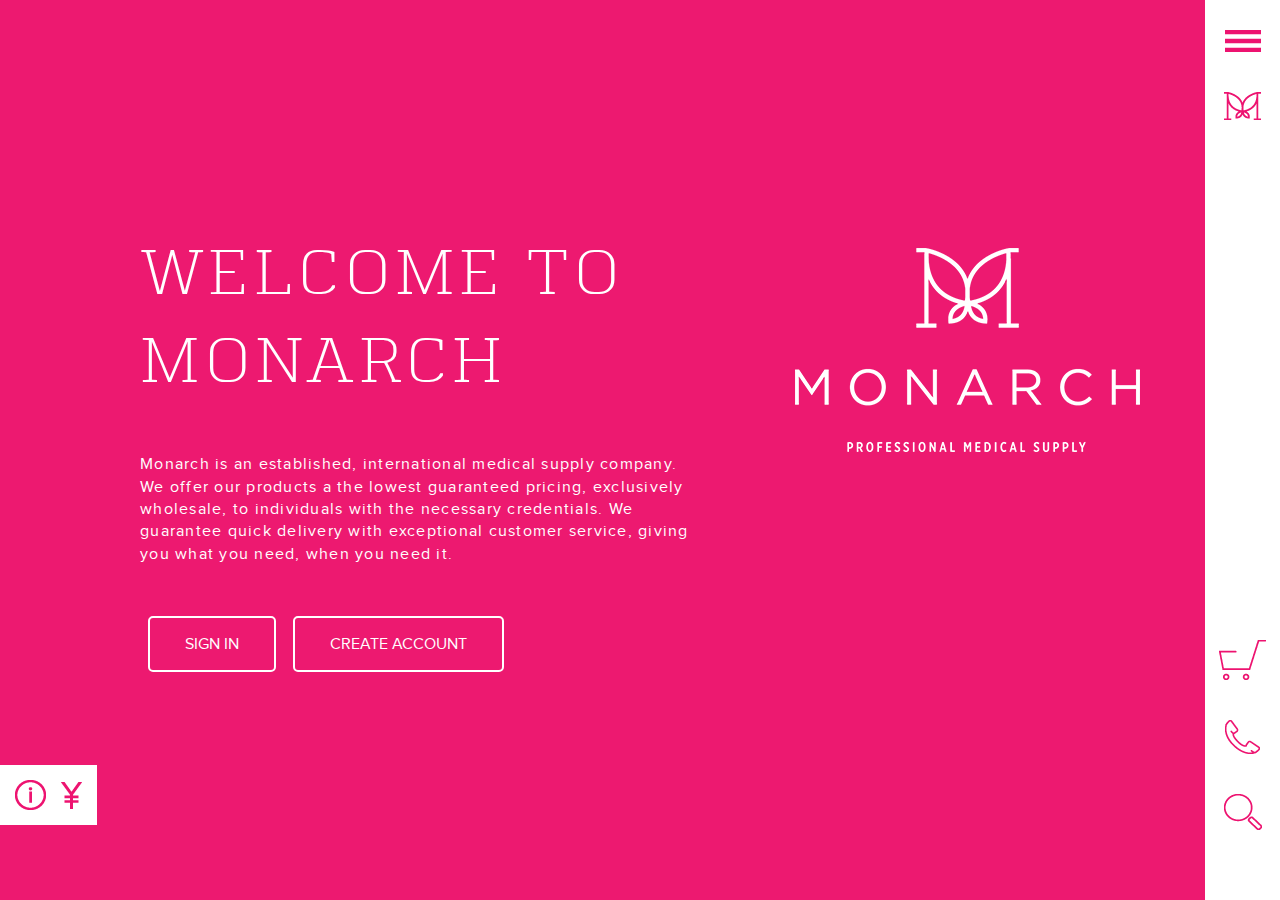
<file: index.html>
<!doctype html>
<html>
<head>
	<meta charset="utf-8">
	<title>Template</title>
	<meta name="viewport" content="initial-scale=1.0, user-scalable=no">
	<meta name="format-detection" content="telephone=no">
	<!-- <meta name="viewport" content="width=1200"> -->
	<!-- <meta name="viewport" content="initial-scale=1, user-scalable=no"> -->
	<link rel="stylesheet" media="all" href="css/screen.css" >
	<!--[if IE]><script src="js/html5shiv.js"></script><![endif]-->
</head>
<body class="index">
<!-- BEGIN  out-->
<div class="out">
	<div class="inner">
		<div class="inside">
			<a href="#" class="inside__logo onright"><img src="img/logo.png" alt="Monarch"></a>
			<div class="inside__txt onleft">
				<p class="inside__ttl">WELCOME TO MONARCH</p>
				<p>Monarch is an established, international medical supply company. We offer our products a the lowest guaranteed pricing, exclusively wholesale, to individuals with the necessary credentials. We guarantee quick delivery with exceptional customer service, giving you what you need, when you need it. </p>
				<div class="inside__btn">
					<button class="btn" type="button">Sign in</button>
					<button class="btn" type="button">Create Account</button>
				</div>
			</div>
		</div>
		<div class="nav">
			<div class="nav__top">
				<a class="js-menu" href="#">
					<i class="nav_ico icon"></i>
					<span class="tooltip">menu</span>
				</a>
				<a href="#">
					<i class="logo_ico icon"></i>
					<span class="tooltip">home</span>
				</a>
			</div>
			<div class="nav__bottom">
				<a href="#">
					<i class="cart_ico icon"></i>
					<span class="tooltip">shop</span>
				</a>
				<a href="#">
					<i class="call_ico icon"></i>
					<span class="tooltip">call us</span>
				</a>
				<a href="#">
					<i class="search_ico icon"></i>
					<span class="tooltip">search</span>
				</a>
			</div>
			<div class="info">
				<a href="#"><i class="info_ico icon"></i></a>
				<a href="#"><i class="cost_ico icon"></i></a>
			</div>
		</div>
		<div class="info">
			<a href="#"><i class="info_ico icon"></i></a>
			<a href="#"><i class="cost_ico icon"></i></a>
		</div>
	</div>
	<div class="menu">
		<a class="menu__close js-close" href="#"><i class="close_ico icon"></i></a>
		<a href="#"><img src="img/logo2.png" alt="Monarch"></a>
		<ul class="menu__list">
			<li><a href="#">About us</a></li>
			<li><a href="#">Products</a></li>
			<li><a class="product" href="#">Anaesthetics <span>-</span><br>EMLA®</a></li>
			<li><a class="product" href="#">Botulinium Toxins <span>+</span></a></li>
			<li><a href="#">FAQ</a></li>
			<li><a href="#">Contact us</a></li>
			<li><a href="#">My account</a></li>
		</ul>
		<div class="menu__bottom">
			<a href="#" class="menu__b">
				<i class="cart_ico"></i><p>My cart</p>
			</a>
			<div class="menu__b">
				<i class="call_ico"></i><p class="is-semibold">1.866.291.2222</p>
			</div>
			<a href="#" class="menu__b"><i class="search_ico"></i></a>
		</div>
	</div>
</div>
<div class="overlay js-overlay"></div>
<!-- END out-->
<!-- load scripts -->
<script src="js/lib/head.js" data-headjs-load="js/init.js"></script>
</body>
</html>
</file>
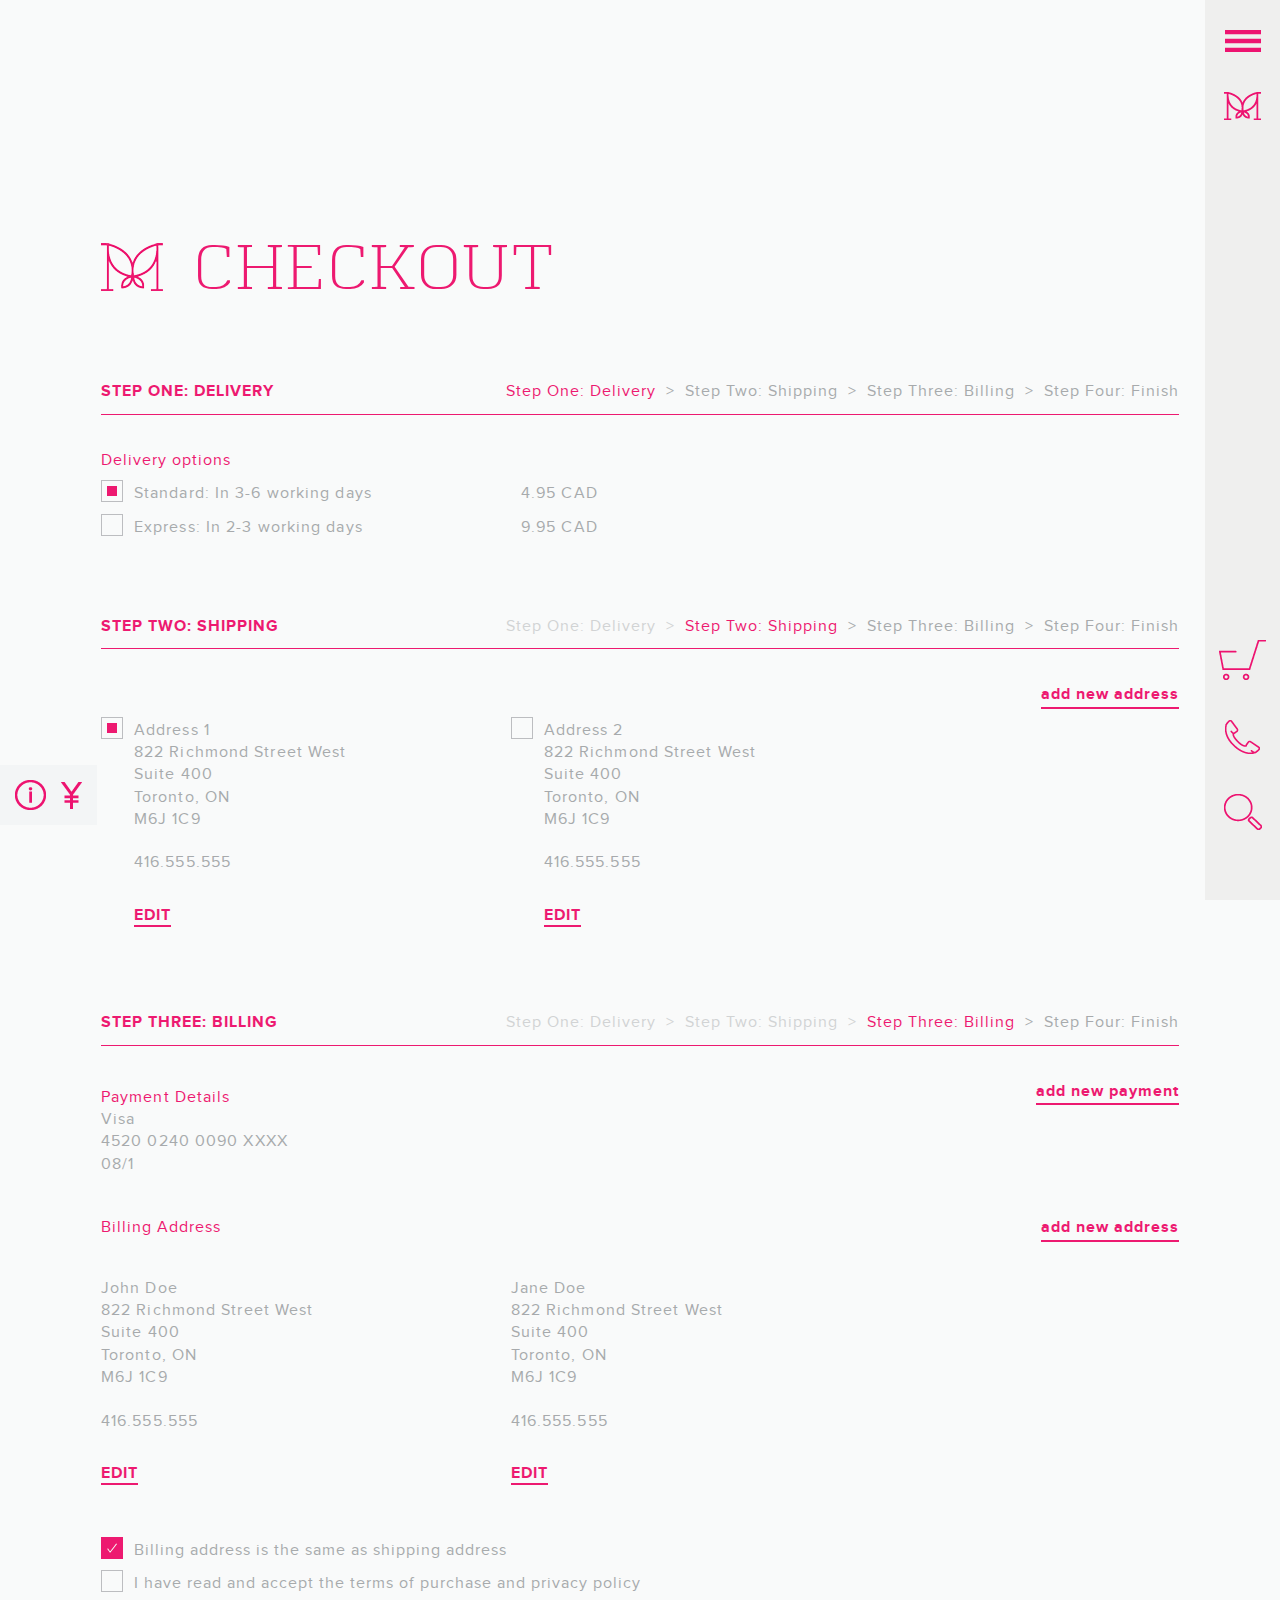
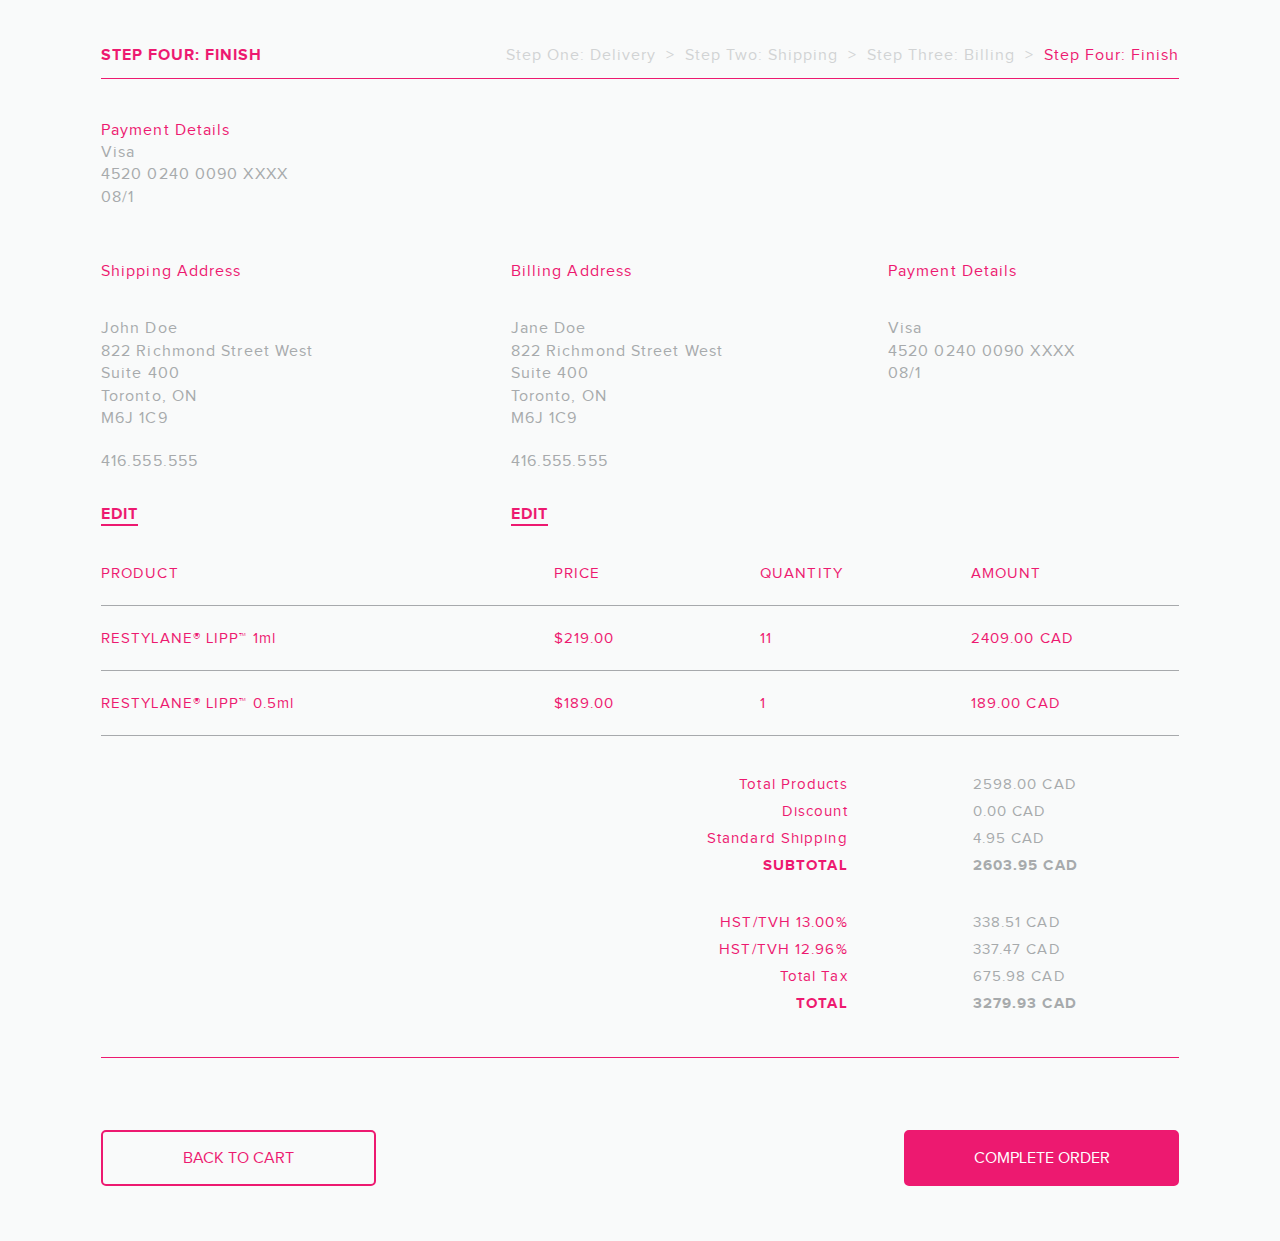
<file: checkout.html>
<!doctype html>
<html>
<head>
	<meta charset="utf-8">
	<title>Checkout</title>
	<meta name="viewport" content="initial-scale=1.0, user-scalable=no">
	<meta name="format-detection" content="telephone=no">
	<!-- <meta name="viewport" content="width=1200"> -->
	<!-- <meta name="viewport" content="initial-scale=1, user-scalable=no"> -->
	<link rel="stylesheet" media="all" href="css/screen.css" >
	<!--[if IE]><script src="js/html5shiv.js"></script><![endif]-->
</head>
<body class="is-white">
<!-- BEGIN  out-->
<div class="out">
	<div class="inner is-auto">
		<div class="content l-width">
			<div class="content__ttl">
				<i class="ttl_ico"></i>
				<p>Checkout</p>
			</div>
			<div class="content__bl m-margin">
				<div class="steps">
					<p class="steps__ttl">Step one: delivery</p>
					<ul class="steps__item">
						<li class="is-active">Step One: Delivery</li>
						<li>Step Two: Shipping</li>
						<li>Step Three: Billing</li>
						<li>Step Four: Finish</li>
					</ul>
				</div>
				<div class="details">
					<p class="is-pink">Delivery options</p>
					<div class="table checkout with-radio">
						<div class="row">
							<div class="cell">
								<label class="radio"><input type="radio" name="delivery" value="Standard" checked><span class="radio__mode"></span><p>Standard: In 3-6 working days</p></label>
							</div>
							<div class="cell">4.95 CAD</div>
						</div>
						<div class="row">
							<div class="cell">
								<label class="radio"><input type="radio" name="delivery" value="Express"><span class="radio__mode"></span><p>Express: In 2-3 working days</p></label>
							</div>
							<div class="cell">9.95 CAD</div>
						</div>
					</div>
				</div>
			</div>
			<div class="content__bl m-margin">
				<div class="steps">
					<p class="steps__ttl">Step two: shipping</p>
					<ul class="steps__item">
						<li class="is-passed">Step One: Delivery</li>
						<li class="is-active">Step Two: Shipping</li>
						<li>Step Three: Billing</li>
						<li>Step Four: Finish</li>
					</ul>
				</div>
				<div class="details">
					<div class="details__add"><a href="#" class="details__add onright">add new address</a></div>					
					<div class="table checkout m-width with-radio onleft">
						<div class="row">
							<div class="cell">
								<label class="radio">
									<input type="radio" name="shipping" value="Address 1" checked><span class="radio__mode"></span>
									<p>Address 1</p>
									<p>822 Richmond Street West</p>
									<p>Suite 400</p>
									<p>Toronto, ON</p>
									<p>M6J 1C9</p>
								</label>
							</div>
						</div>
						<div class="row">
							<div class="cell m-pad"><p>416.555.555</p></div>
						</div>
						<div class="row">
							<div class="cell m-pad"><p><a href="#">Edit</a></p></div>
						</div>
					</div>
					<div class="table checkout m-width with-radio onleft">
						<div class="row">
							<div class="cell">
								<label class="radio">
									<input type="radio" name="shipping" value="Address 2"><span class="radio__mode"></span>
									<p>Address 2</p>
									<p>822 Richmond Street West</p>
									<p>Suite 400</p>
									<p>Toronto, ON</p>
									<p>M6J 1C9</p>
								</label>
							</div>
						</div>
						<div class="row">
							<div class="cell m-pad"><p>416.555.555</p></div>
						</div>
						<div class="row">
							<div class="cell m-pad"><p><a href="#">Edit</a></p></div>
						</div>
					</div>
				</div>
			</div>
			<div class="content__bl s-margin">
				<div class="steps">
					<p class="steps__ttl">Step three: billing</p>
					<ul class="steps__item">
						<li class="is-passed">Step One: Delivery</li>
						<li class="is-passed">Step Two: Shipping</li>
						<li class="is-active">Step Three: Billing</li>
						<li>Step Four: Finish</li>
					</ul>
				</div>
				<div class="details">
					<a href="#" class="details__add onright">add new payment</a>
					<div class="table checkout">
						<div class="row">
							<div class="cell">
								<p class="is-pink">Payment Details</p>
								<p>Visa</p>
								<p>4520 0240 0090 XXXX</p>
								<p>08/1</p>
							</div>
						</div>
					</div>
				</div>
				<div class="details">
					<div class="details__add with-margin">
						<p class="is-pink onleft">Billing Address</p>
						<a href="#" class="details__add onright">add new address</a>
					</div>					
					<div class="table checkout m-width onleft">
						<div class="row">
							<div class="cell">								
								<p>John Doe</p>
								<p>822 Richmond Street West</p>
								<p>Suite 400</p>
								<p>Toronto, ON</p>
								<p>M6J 1C9</p>
							</div>
						</div>
						<div class="row">
							<div class="cell m-pad"><p>416.555.555</p></div>
						</div>
						<div class="row">
							<div class="cell m-pad"><p><a href="#">Edit</a></p></div>
						</div>
					</div>
					<div class="table checkout m-width onleft">
						<div class="row">
							<div class="cell">								
								<p>Jane Doe</p>
								<p>822 Richmond Street West</p>
								<p>Suite 400</p>
								<p>Toronto, ON</p>
								<p>M6J 1C9</p>
							</div>
						</div>
						<div class="row">
							<div class="cell m-pad"><p>416.555.555</p></div>
						</div>
						<div class="row">
							<div class="cell m-pad"><p><a href="#">Edit</a></p></div>
						</div>
					</div>
				</div>
				<div class="terms">
					<label class="check"><input type="checkbox" checked><span class="check__mode"></span>Billing address is the same as shipping address</label>
					<label class="check"><input type="checkbox"><span class="check__mode"></span>I have read and accept the terms of purchase and privacy policy</label>
				</div>
			</div>
			<div class="content__bl s-margin">
				<div class="steps">
					<p class="steps__ttl">Step four: finish</p>
					<ul class="steps__item">
						<li class="is-passed">Step One: Delivery</li>
						<li class="is-passed">Step Two: Shipping</li>
						<li class="is-passed">Step Three: Billing</li>
						<li class="is-active">Step Four: Finish</li>
					</ul>
				</div>
				<div class="details">
					<div class="table checkout">
						<div class="row">
							<div class="cell">
								<p class="is-pink">Payment Details</p>
								<p>Visa</p>
								<p>4520 0240 0090 XXXX</p>
								<p>08/1</p>
							</div>
						</div>
					</div>
				</div>
				<div class="details">				
					<div class="table checkout m-width onleft">
						<div class="row">
							<div class="cell">
								<p class="cell__ttl is-pink">Shipping Address</p>								
								<p>John Doe</p>
								<p>822 Richmond Street West</p>
								<p>Suite 400</p>
								<p>Toronto, ON</p>
								<p>M6J 1C9</p>
							</div>
						</div>
						<div class="row">
							<div class="cell m-pad"><p>416.555.555</p></div>
						</div>
						<div class="row">
							<div class="cell m-pad"><p><a href="#">Edit</a></p></div>
						</div>
					</div>
					<div class="table checkout s-width onleft">
						<div class="row">
							<div class="cell">
								<p class="cell__ttl is-pink">Billing Address</p>									
								<p>Jane Doe</p>
								<p>822 Richmond Street West</p>
								<p>Suite 400</p>
								<p>Toronto, ON</p>
								<p>M6J 1C9</p>
							</div>
						</div>
						<div class="row">
							<div class="cell m-pad"><p>416.555.555</p></div>
						</div>
						<div class="row">
							<div class="cell m-pad"><p><a href="#">Edit</a></p></div>
						</div>
					</div>
					<div class="table checkout s-width onleft">
						<div class="row">
							<div class="cell">
								<p class="cell__ttl is-pink">Payment Details</p>
								<p>Visa</p>
								<p>4520 0240 0090 XXXX</p>
								<p>08/1</p>
							</div>
						</div>
						<div class="row">
							<div class="cell">&nbsp;</div>
						</div>
						<div class="row">
							<div class="cell">&nbsp;</div>
						</div>
					</div>
				</div>
				<div class="content__item txt-pink">
					<div class="table is-first">
						<div class="row">
							<p class="cell">Product</p>
						</div>
						<div class="row">
							<p class="cell">RESTYLANE® LIPP™ 1ml</p>
						</div>
						<div class="row">
							<p class="cell">RESTYLANE® LIPP™ 0.5ml</p>
						</div>
					</div>
					<div class="table">
						<div class="row">
							<p class="cell">Price</p>
						</div>
						<div class="row">
							<p class="cell">$219.00</p>
						</div>
						<div class="row">
							<p class="cell">$189.00</p>
						</div>
					</div>
					<div class="table">
						<div class="row">
							<p class="cell">Quantity</p>
						</div>
						<div class="row">
							<p class="cell">11</p>
						</div>
						<div class="row">
							<p class="cell">1</p>
						</div>
					</div>
					<div class="table">
						<div class="row">
							<p class="cell">Amount</p>
						</div>
						<div class="row">
							<p class="cell">2409.00 CAD</p>
						</div>
						<div class="row">
							<p class="cell">189.00 CAD</p>
						</div>
					</div>
					<div class="total is-checkout onright">
						<div class="row">
							<div class="cell txt-right">
								<p>Total Products</p>
								<p>Discount</p>
								<p>Standard Shipping</p>
								<p>Subtotal</p>
							</div>
							<div class="cell">
								<p>2598.00 CAD</p>
								<p>0.00 CAD</p>
								<p>4.95 CAD</p>
								<p>2603.95 CAD</p>
							</div>
						</div>
						<div class="row">
							<div class="cell txt-right">
								<p>HST/TVH 13.00%</p>
								<p>HST/TVH 12.96%</p>
								<p>Total Tax</p>
								<p>Total</p>
							</div>
							<div class="cell">
								<p>338.51 CAD</p>
								<p>337.47 CAD</p>
								<p>675.98 CAD</p>
								<p>3279.93 CAD</p>
							</div>
						</div>
					</div>
				</div>				
				<div class="checkout__btn">
					<button class="btn is-pink onleft" type="button">Back to cart</button>
					<button class="btn is-pink onright" type="submit">Complete order</button>
				</div>
			</div>
		</div>
		<div class="nav is-grey is-inner">
			<div class="nav__top">
				<a class="js-menu" href="#">
					<i class="nav_ico icon"></i>
					<span class="tooltip">menu</span>
				</a>
				<a href="#">
					<i class="logo_ico icon"></i>
					<span class="tooltip">home</span>
				</a>
			</div>
			<div class="nav__bottom">
				<a href="#">
					<i class="cart_ico icon"></i>
					<span class="tooltip">shop</span>
				</a>
				<a href="#">
					<i class="call_ico icon"></i>
					<span class="tooltip">call us</span>
				</a>
				<a href="#">
					<i class="search_ico icon"></i>
					<span class="tooltip">search</span>
				</a>
			</div>
			<div class="info is-grey">
				<a href="#"><i class="info_ico icon"></i></a>
				<a href="#"><i class="cost_ico icon"></i></a>
			</div>
		</div>
		<div class="info is-grey is-inner">
			<a href="#"><i class="info_ico icon"></i></a>
			<a href="#"><i class="cost_ico icon"></i></a>
		</div>
	</div>
	<div class="menu is-grey">
		<a class="menu__close js-close" href="#"><i class="close_ico icon"></i></a>
		<a href="#"><img src="img/logo2.png" alt="Monarch"></a>
		<ul class="menu__list">
			<li><a href="#">About us</a></li>
			<li><a href="#">Products</a></li>
			<li><a class="product" href="#">Anaesthetics <span>-</span><br>EMLA®</a></li>
			<li><a class="product" href="#">Botulinium Toxins <span>+</span></a></li>
			<li><a href="#">FAQ</a></li>
			<li><a href="#">Contact us</a></li>
			<li><a href="#">My account</a></li>
		</ul>
		<div class="menu__bottom">
			<a href="#" class="menu__b">
				<i class="cart_ico"></i><p>My cart</p>
			</a>
			<div class="menu__b">
				<i class="call_ico"></i><p class="is-semibold">1.866.291.2222</p>
			</div>
			<a href="#" class="menu__b"><i class="search_ico"></i></a>
		</div>
	</div>
</div>
<div class="overlay js-overlay"></div>
<!-- END out-->
<!-- load scripts -->
<script src="js/lib/head.js" data-headjs-load="js/init.js"></script>
</body>
</html>
</file>
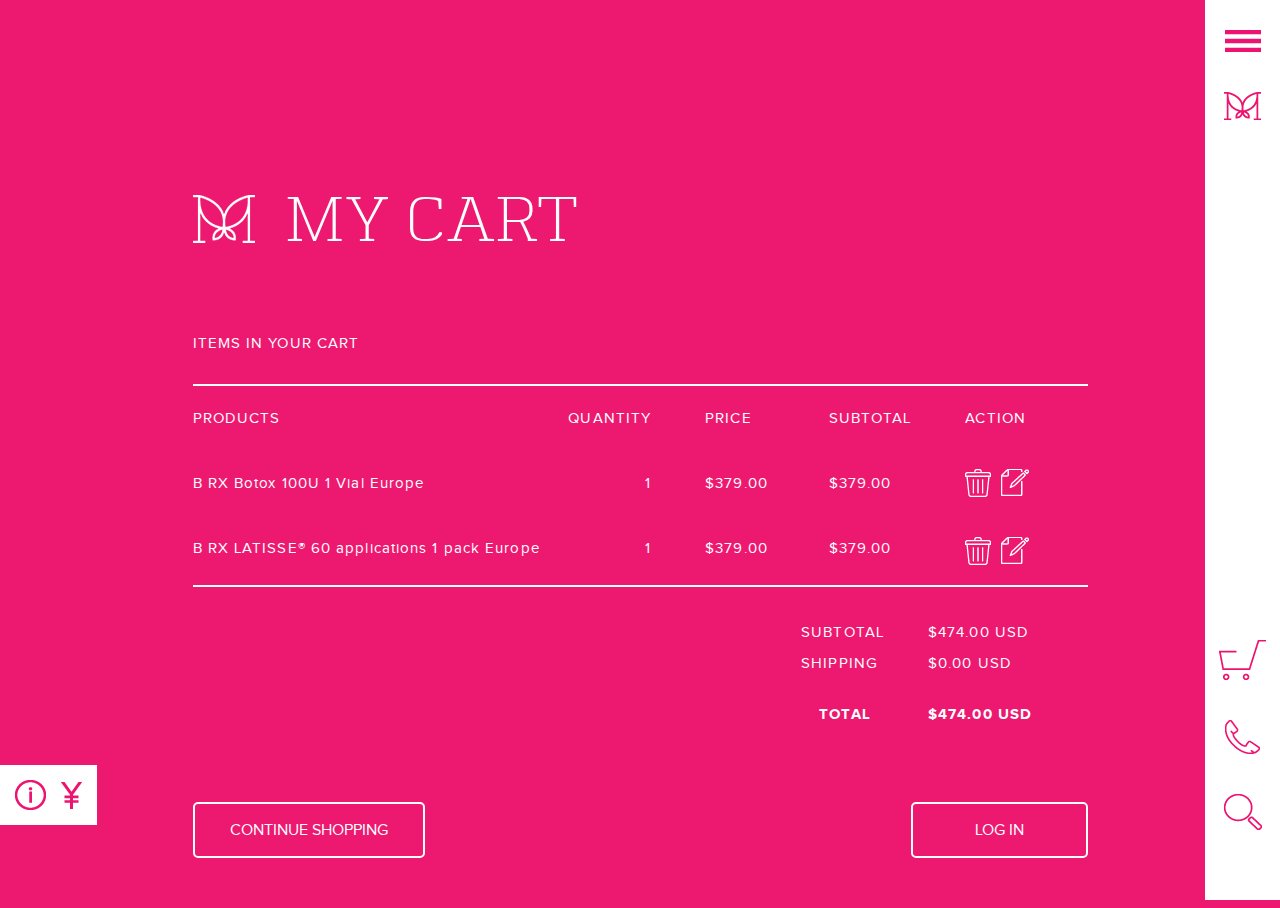
<file: my_cart.html>
<!doctype html>
<html>
<head>
	<meta charset="utf-8">
	<title>My cart</title>
	<meta name="viewport" content="initial-scale=1.0, user-scalable=no">
	<meta name="format-detection" content="telephone=no">
	<!-- <meta name="viewport" content="width=1200"> -->
	<!-- <meta name="viewport" content="initial-scale=1, user-scalable=no"> -->
	<link rel="stylesheet" media="all" href="css/screen.css" >
	<!--[if IE]><script src="js/html5shiv.js"></script><![endif]-->
</head>
<body>
<!-- BEGIN  out-->
<div class="out">
	<div class="inner is-auto">
		<div class="content m-width txt-white">
			<div class="content__ttl is-white">
				<i class="ttl_ico is-white"></i>
				<p>My cart</p>
			</div>
			<div class="content__bl">
				<div class="content__item">
					<p class="table__ttl">Items in your cart</p>
					<div class="table is-first">
						<div class="row">
							<p class="cell">Products</p>
						</div>
						<div class="row">
							<p class="cell">B RX Botox 100U 1 Vial Europe</p>
						</div>
						<div class="row">
							<p class="cell">B RX LATISSE® 60 applications 1 pack Europe</p>
						</div>
					</div>
					<div class="table txt-right">
						<div class="row">
							<p class="cell">Quantity</p>
						</div>
						<div class="row">
							<p class="cell">1</p>
						</div>
						<div class="row">
							<p class="cell">1</p>
						</div>
					</div>
					<div class="table">
						<div class="row">
							<p class="cell">Price</p>
						</div>
						<div class="row">
							<p class="cell">$379.00</p>
						</div>
						<div class="row">
							<p class="cell">$379.00</p>
						</div>
					</div>
					<div class="table">
						<div class="row">
							<p class="cell">Subtotal</p>
						</div>
						<div class="row">
							<p class="cell">$379.00</p>
						</div>
						<div class="row">
							<p class="cell">$379.00</p>
						</div>
					</div>
					<div class="table is-last">
						<div class="row">
							<p class="cell">Action</p>
						</div>
						<div class="row">
							<div class="cell">
								<a href="#"><i class="trash_ico icon"></i><i class="change_ico icon"></i></a>
							</div>
						</div>
						<div class="row">
							<div class="cell">
								<a href="#"><i class="trash_ico icon"></i><i class="change_ico icon"></i></a>
							</div>
						</div>
					</div>
					<div class="total onright">
						<div class="row">
							<p class="cell txt-right">Subtotal</p>
							<p class="cell">$474.00 USD</p>
						</div>
						<div class="row">
							<p class="cell txt-right">Shipping</p>
							<p class="cell">$0.00 USD</p>
						</div>
						<div class="row">
							<p class="cell txt-right">Total</p>
							<p class="cell">$474.00 USD</p>
						</div>
					</div>
				</div>
				<div class="content__btn with-margin">
					<button class="btn onleft" type="button">Continue shopping</button>
					<button class="btn onright" type="submit">Log in</button>
				</div>
			</div>
		</div>
		<div class="nav is-inner">
			<div class="nav__top">
				<a class="js-menu" href="#">
					<i class="nav_ico icon"></i>
					<span class="tooltip">menu</span>
				</a>
				<a href="#">
					<i class="logo_ico icon"></i>
					<span class="tooltip">home</span>
				</a>
			</div>
			<div class="nav__bottom">
				<a href="#">
					<i class="cart_ico icon"></i>
					<span class="tooltip">shop</span>
				</a>
				<a href="#">
					<i class="call_ico icon"></i>
					<span class="tooltip">call us</span>
				</a>
				<a href="#">
					<i class="search_ico icon"></i>
					<span class="tooltip">search</span>
				</a>
			</div>
			<div class="info">
				<a href="#"><i class="info_ico icon"></i></a>
				<a href="#"><i class="cost_ico icon"></i></a>
			</div>
		</div>
		<div class="info">
			<a href="#"><i class="info_ico icon"></i></a>
			<a href="#"><i class="cost_ico icon"></i></a>
		</div>
	</div>
	<div class="menu">
		<a class="menu__close js-close" href="#"><i class="close_ico icon"></i></a>
		<a href="#"><img src="img/logo2.png" alt="Monarch"></a>
		<ul class="menu__list">
			<li><a href="#">About us</a></li>
			<li><a href="#">Products</a></li>
			<li><a class="product" href="#">Anaesthetics <span>-</span><br>EMLA®</a></li>
			<li><a class="product" href="#">Botulinium Toxins <span>+</span></a></li>
			<li><a href="#">FAQ</a></li>
			<li><a href="#">Contact us</a></li>
			<li><a href="#">My account</a></li>
		</ul>
		<div class="menu__bottom">
			<a href="#" class="menu__b">
				<i class="cart_ico"></i><p>My cart</p>
			</a>
			<div class="menu__b">
				<i class="call_ico"></i><p class="is-semibold">1.866.291.2222</p>
			</div>
			<a href="#" class="menu__b"><i class="search_ico"></i></a>
		</div>
	</div>
</div>
<div class="overlay js-overlay"></div>
<!-- END out-->
<!-- load scripts -->
<script src="js/lib/head.js" data-headjs-load="js/init.js"></script>
</body>
</html>
</file>
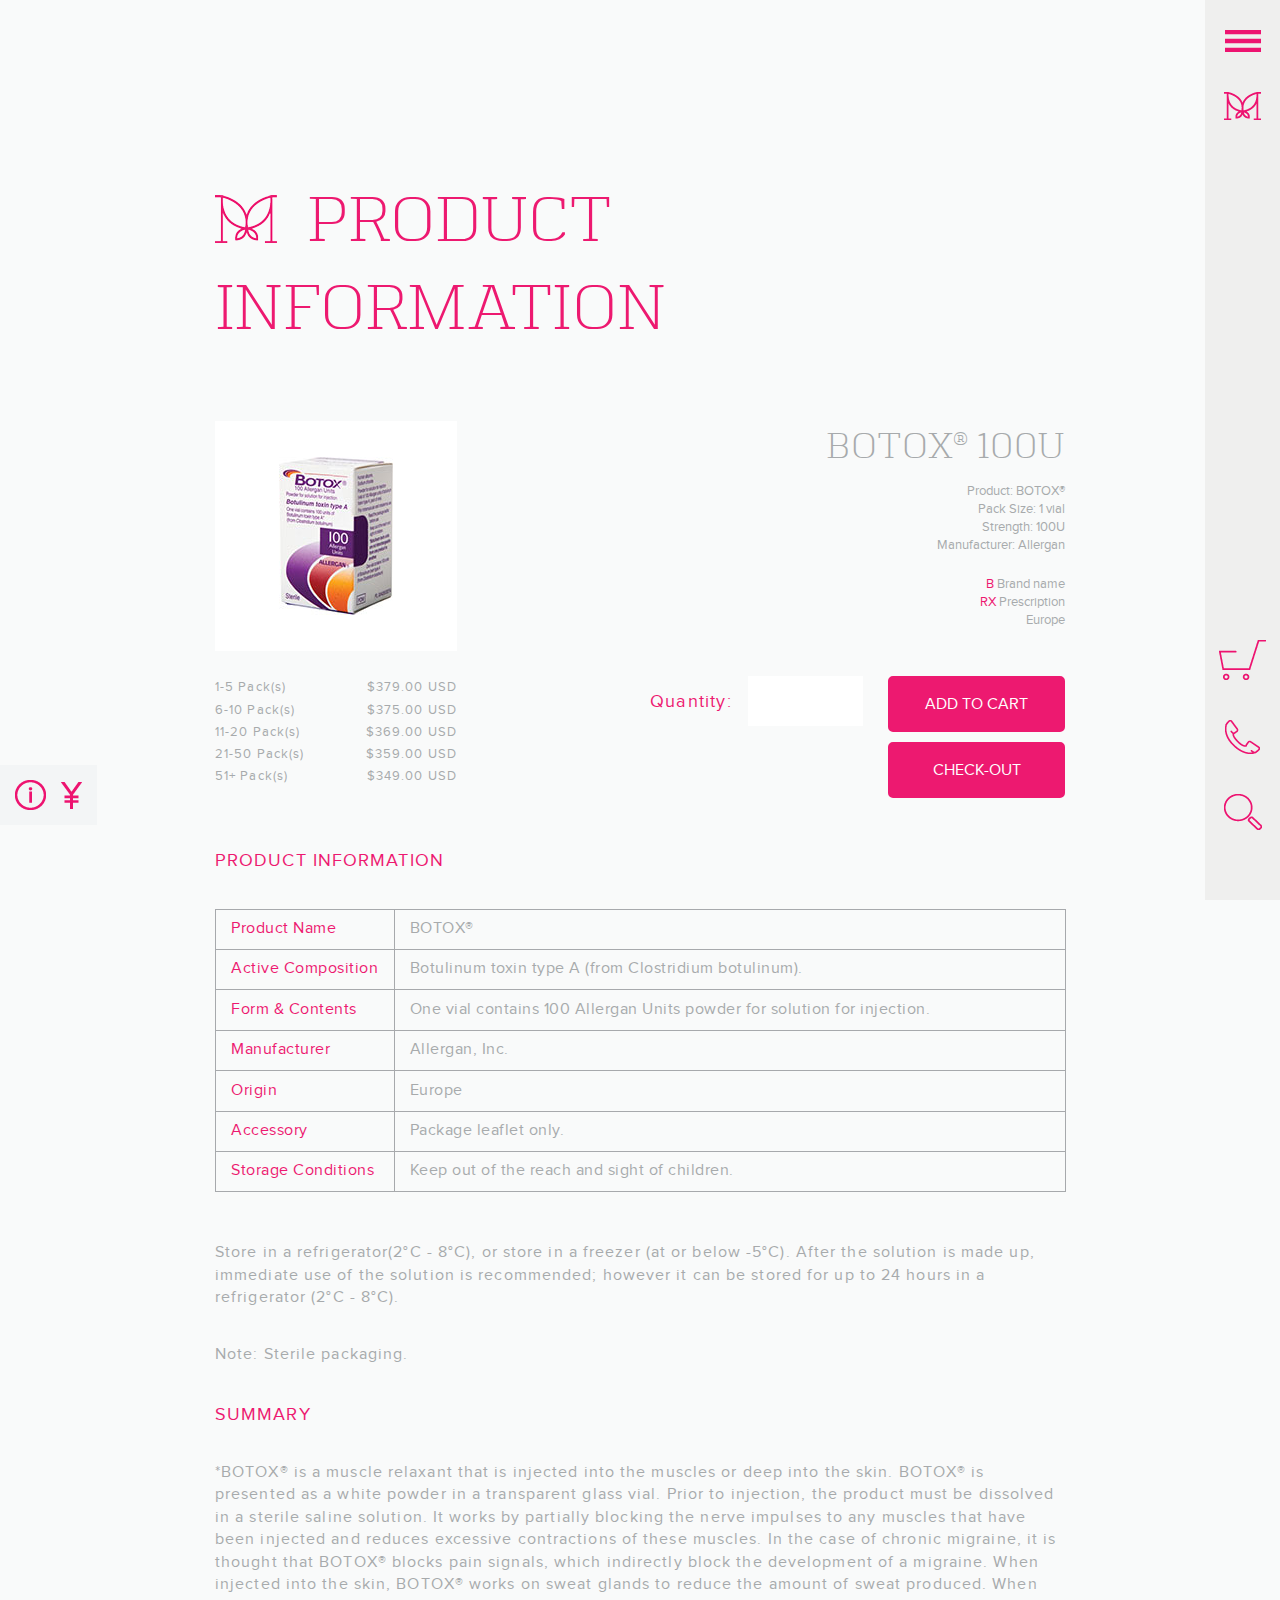
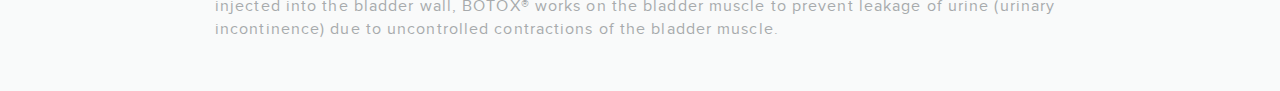
<file: product_information.html>
<!doctype html>
<html>
<head>
	<meta charset="utf-8">
	<title>Product Information</title>
	<meta name="viewport" content="initial-scale=1.0, user-scalable=no">
	<meta name="format-detection" content="telephone=no">
	<!-- <meta name="viewport" content="width=1200"> -->
	<!-- <meta name="viewport" content="initial-scale=1, user-scalable=no"> -->
	<link rel="stylesheet" media="all" href="css/screen.css" >
	<!--[if IE]><script src="js/html5shiv.js"></script><![endif]-->
</head>
<body class="is-white">
<!-- BEGIN  out-->
<div class="out">
	<div class="inner is-auto">
		<div class="content s-width">
			<div class="content__ttl">
				<i class="ttl_ico"></i>
				<p>Product information</p>
			</div>
			<div class="content__bl">
				<div class="onleft">
					<div class="content__img">
						<img src="img/botox.jpg" alt="img">
					</div>
				</div>
				<div class="onright">
					<p class="content__name">BOTOX® 100U</p>
					<ul class="content__list">
						<li>Product: BOTOX®</li>
						<li>Pack Size: 1 vial</li>
						<li>Strength: 100U</li>
						<li>Manufacturer: Allergan</li>
					</ul>
					<ul class="content__list">
						<li><span>B</span> Brand name</li>
						<li><span>RX</span> Prescription</li>
						<li>Europe</li>
					</ul>
				</div>
			</div>
			<div class="content__bl">
				<div class="onleft">
					<div class="table">
						<div class="row">
							<p class="cell">1-5 Pack(s)</p>
							<p class="cell txt-right">$379.00 USD</p>
						</div>
						<div class="row">
							<p class="cell">6-10 Pack(s)</p>
							<p class="cell txt-right">$375.00 USD</p>
						</div>
						<div class="row">
							<p class="cell">11-20 Pack(s)</p>
							<p class="cell txt-right">$369.00 USD</p>
						</div>
						<div class="row">
							<p class="cell">21-50 Pack(s)</p>
							<p class="cell txt-right">$359.00 USD</p>
						</div>
						<div class="row">
							<p class="cell">51+ Pack(s)</p>
							<p class="cell txt-right">$349.00 USD</p>
						</div>
					</div>
				</div>
				<div class="onright">
					<div class="content__btn">
						<div class="content__input onleft">Quantity: <input type="text" maxlength="4"></div>
						<div class="onright">
							<button class="btn is-pink" type="button">Add to cart</button>
							<button class="btn is-pink" type="button">Check-out</button>
						</div>
					</div>
				</div>
			</div>
			<div class="content__el">
				<p class="table__ttl">Product information</p>
				<div class="table">
					<div class="row">
						<p class="cell">Product Name</p>
						<p class="cell">BOTOX®</p>
					</div>
					<div class="row">
						<p class="cell">Active Composition</p>
						<p class="cell">Botulinum toxin type A (from Clostridium botulinum). </p>
					</div>
					<div class="row">
						<p class="cell">Form & Contents</p>
						<p class="cell">One vial contains 100 Allergan Units powder for solution for injection.</p>
					</div>
					<div class="row">
						<p class="cell">Manufacturer</p>
						<p class="cell">Allergan, Inc.</p>
					</div>
					<div class="row">
						<p class="cell">Origin</p>
						<p class="cell">Europe</p>
					</div>
					<div class="row">
						<p class="cell">Accessory</p>
						<p class="cell">Package leaflet only.</p>
					</div>
					<div class="row">
						<p class="cell">Storage Conditions</p>
						<p class="cell">Keep out of the reach and sight of children.</p>
					</div>
				</div>
				<p>Store in a refrigerator(2°C - 8°C), or store in a freezer (at or below -5°C). After the solution is made up, immediate use of the solution is recommended; however it can be stored for up to 24 hours in a refrigerator (2°C - 8°C).</p>
				<p>Note: Sterile packaging.</p>
				<p class="table__ttl">Summary</p>
				<p>*BOTOX® is a muscle relaxant that is injected into the muscles or deep into the skin. BOTOX® is presented as a white powder in a transparent glass vial. Prior to injection, the product must be dissolved in a sterile saline solution. It works by partially blocking the nerve impulses to any muscles that have been injected and reduces excessive contractions of these muscles. In the case of chronic migraine, it is thought that BOTOX® blocks pain signals, which indirectly block the development of a migraine. When injected into the skin, BOTOX® works on sweat glands to reduce the amount of sweat produced. When injected into the bladder wall, BOTOX® works on the bladder muscle to prevent leakage of urine (urinary incontinence) due to uncontrolled contractions of the bladder muscle.</p>
			</div>
		</div>
		<div class="nav is-grey">
			<div class="nav__top">
				<a class="js-menu" href="#">
					<i class="nav_ico icon"></i>
					<span class="tooltip">menu</span>
				</a>
				<a href="#">
					<i class="logo_ico icon"></i>
					<span class="tooltip">home</span>
				</a>
			</div>
			<div class="nav__bottom">
				<a href="#">
					<i class="cart_ico icon"></i>
					<span class="tooltip">shop</span>
				</a>
				<a href="#">
					<i class="call_ico icon"></i>
					<span class="tooltip">call us</span>
				</a>
				<a href="#">
					<i class="search_ico icon"></i>
					<span class="tooltip">search</span>
				</a>
			</div>
			<div class="info is-grey">
				<a href="#"><i class="info_ico icon"></i></a>
				<a href="#"><i class="cost_ico icon"></i></a>
			</div>
		</div>
		<div class="info is-grey">
			<a href="#"><i class="info_ico icon"></i></a>
			<a href="#"><i class="cost_ico icon"></i></a>
		</div>
	</div>
	<div class="menu is-grey">
		<a class="menu__close js-close" href="#"><i class="close_ico icon"></i></a>
		<a href="#"><img src="img/logo2.png" alt="Monarch"></a>
		<ul class="menu__list">
			<li><a href="#">About us</a></li>
			<li><a href="#">Products</a></li>
			<li><a class="product" href="#">Anaesthetics <span>-</span><br>EMLA®</a></li>
			<li><a class="product" href="#">Botulinium Toxins <span>+</span></a></li>
			<li><a href="#">FAQ</a></li>
			<li><a href="#">Contact us</a></li>
			<li><a href="#">My account</a></li>
		</ul>
		<div class="menu__bottom">
			<a href="#" class="menu__b">
				<i class="cart_ico"></i><p>My cart</p>
			</a>
			<div class="menu__b">
				<i class="call_ico"></i><p class="is-semibold">1.866.291.2222</p>
			</div>
			<a href="#" class="menu__b"><i class="search_ico"></i></a>
		</div>
	</div>
</div>
<div class="overlay js-overlay"></div>
<!-- END out-->
<!-- load scripts -->
<script src="js/lib/head.js" data-headjs-load="js/init.js"></script>
</body>
</html>
</file>
<file: css/screen.css>
html, body, div, span, applet, object, iframe, h1, h2, h3, h4, h5, h6, p, blockquote, pre, a, abbr, acronym, address, big, cite, code, del, dfn, em, img, ins, kbd, q, s, samp, small, strike, strong, sub, sup, tt, var, b, u, i, center, dl, dt, dd, ol, ul, li, fieldset, form, label, legend, table, caption, tbody, tfoot, thead, tr, th, td, article, aside, canvas, details, embed, figure, figcaption, footer, header, hgroup, menu, nav, output, ruby, section, summary, time, mark, audio, video { margin: 0; padding: 0; border: 0; vertical-align: baseline; }

body, html { height: 100%; }

img, fieldset, a img { border: none; }

input[type="text"], input[type="email"], input[type="tel"], textarea { -webkit-appearance: none; border-radius: 0; }

input[type="submit"], button { cursor: pointer; }
input[type="submit"]::-moz-focus-inner, button::-moz-focus-inner { padding: 0; border: 0; }

textarea { overflow: auto; }

input, button { margin: 0; padding: 0; border: 0; }

div, input, textarea, select, button, h1, h2, h3, h4, h5, h6, a, span, a:focus { outline: none; }

ul, ol { list-style-type: none; }

@media only screen and (min-device-width: 320px) and (max-device-width: 480px) { * { -webkit-text-size-adjust: none; } }
table { border-spacing: 0; border-collapse: collapse; width: 100%; }

html, body { height: 100%; }

body { background: #ed1970; font-family: Arial, sans-serif; font-size: 12px; line-height: 1.4; }
body.is-white { background: #f9fafa; }
body.menu-opened { overflow: hidden; padding-right: 17px; }

.out { min-width: 320px; height: 100%; min-height: 500px; }

.onleft { float: left; }

.onright { float: right; }

.overlay { display: none; position: fixed; top: 0; left: 0; right: 0; bottom: 0; background: rgba(0, 0, 0, 0.5); z-index: 1; }

@font-face { font-family: Quadon-Light; src: url("fonts/Quadon-Light.eot"); src: url("fonts/Quadon-Light.eot?#iefix") format("embedded-opentype"), url("fonts/Quadon-Light.woff2") format("woff2"), url("fonts/Quadon-Light.woff") format("woff"), url("fonts/Quadon-Light.ttf") format("truetype"); font-weight: normal; font-style: normal; }
@font-face { font-family: Proximanova-Regular; src: url("fonts/Proximanova-Regular.eot"); src: url("fonts/Proximanova-Regular.eot?#iefix") format("embedded-opentype"), url("fonts/Proximanova-Regular.woff2") format("woff2"), url("fonts/Proximanova-Regular.woff") format("woff"), url("fonts/Proximanova-Regular.ttf") format("truetype"); font-weight: normal; font-style: normal; }
@font-face { font-family: Proximanova-Light; src: url("fonts/Proximanova-Light.eot"); src: url("fonts/Proximanova-Light.eot?#iefix") format("embedded-opentype"), url("fonts/Proximanova-Light.woff2") format("woff2"), url("fonts/Proximanova-Light.woff") format("woff"), url("fonts/Proximanova-Light.ttf") format("truetype"); font-weight: normal; font-style: normal; }
@font-face { font-family: Proximanova-Semibold; src: url("fonts/Proximanova-Semibold.eot"); src: url("fonts/Proximanova-Semibold.eot?#iefix") format("embedded-opentype"), url("fonts/Proximanova-Semibold.woff2") format("woff2"), url("fonts/Proximanova-Semibold.woff") format("woff"), url("fonts/Proximanova-Semibold.ttf") format("truetype"); font-weight: normal; font-style: normal; }
@font-face { font-family: Proximanova-Bold; src: url("fonts/Proximanova-Bold.eot"); src: url("fonts/Proximanova-Bold.eot?#iefix") format("embedded-opentype"), url("fonts/Proximanova-Bold.woff2") format("woff2"), url("fonts/Proximanova-Bold.woff") format("woff"), url("fonts/Proximanova-Bold.ttf") format("truetype"); font-weight: normal; font-style: normal; }
.btn { height: 56px; padding: 0 35px; text-transform: uppercase; font-size: 16px; color: white; background: none; border: 2px solid white; border-radius: 5px; box-sizing: border-box; -webkit-tap-highlight-color: transparent; font-family: "Proximanova-Regular", Arial, sans-serif; }
.btn:active { position: relative; top: 1px; }
.btn.is-pink { background: #ed1970; border-color: #ed1970; color: white; }

.icon { display: inline-block; vertical-align: middle; }

.nav_ico { background: url('../img/icons-s96f4f58f04.png') 0 -337px no-repeat; width: 36px; height: 22px; }

.logo_ico { background: url('../img/icons-s96f4f58f04.png') 0 -299px no-repeat; width: 37px; height: 28px; }

.cart_ico { background: url('../img/icons-s96f4f58f04.png') 0 -44px no-repeat; width: 47px; height: 40px; }

.call_ico { background: url('../img/icons-s96f4f58f04.png') 0 0 no-repeat; width: 35px; height: 34px; }

.search_ico { background: url('../img/icons-s96f4f58f04.png') 0 -369px no-repeat; width: 38px; height: 36px; }

.close_ico { background: url('../img/icons-s96f4f58f04.png') 0 -152px no-repeat; width: 31px; height: 30px; }

.info_ico { background: url('../img/icons-s96f4f58f04.png') 0 -259px no-repeat; width: 31px; height: 30px; }

.cost_ico { background: url('../img/icons-s96f4f58f04.png') 0 -222px no-repeat; width: 21px; height: 27px; }

.ttl_ico { background: url('../img/icons-s96f4f58f04.png') 0 -511px no-repeat; width: 62px; height: 48px; }
.ttl_ico.is-white { background: url('../img/icons-s96f4f58f04.png') 0 -453px no-repeat; width: 62px; height: 48px; }

.trash_ico { background: url('../img/icons-s96f4f58f04.png') 0 -415px no-repeat; width: 26px; height: 28px; }

.change_ico { background: url('../img/icons-s96f4f58f04.png') 0 -94px no-repeat; width: 28px; height: 28px; }

.table { display: table; width: 100%; }
.table .row { display: table-row; }
.table .cell { display: table-cell; padding: 2px 0; vertical-align: middle; }
.table .cell.txt-right { text-align: right; }
.table .cell__ttl { margin-bottom: 35px; }

.radio { display: block; position: relative; }
.radio input { position: absolute; left: 0; z-index: 2; opacity: 0; }
.radio input:checked + .radio__mode:after { display: block; }

.radio__mode { position: absolute; top: -3px; left: 0; width: 20px; height: 20px; border: 1px solid #bcbdc0; z-index: 1; }
.radio__mode:after { content: ""; display: none; position: absolute; top: 50%; left: 50%; width: 10px; height: 10px; margin: -5px 0 0 -5px; background: #ed1970; z-index: 2; }

.check { position: relative; }
.check input { position: absolute; left: 0; z-index: 2; opacity: 0; }
.check input:checked + .check__mode { background: #ed1970; border-color: #ed1970; }
.check input:checked + .check__mode:after { display: block; }

.check__mode { position: absolute; top: -3px; left: 0; width: 20px; height: 20px; border: 1px solid #bcbdc0; z-index: 1; }
.check__mode:after { content: ""; display: none; position: absolute; top: 50%; left: 50%; margin: -5px 0 0 -5px; z-index: 2; background: url('../img/icons-s96f4f58f04.png') 0 -132px no-repeat; width: 10px; height: 10px; }

.l { *zoom: 1; }
.l:after { content: " "; display: table; clear: both; }
.l .l-col1 { float: left; width: 20%; }
.l .l-col2 { float: right; width: 70%; }

.inner { position: relative; height: 100%; overflow: hidden; text-align: center; font-size: 0; }
.inner:before { content: ""; display: inline-block; vertical-align: middle; width: 0; height: 100%; }
.inner.is-auto { font-size: inherit; height: auto; }
.inner.is-auto:before { display: none; }
@media only screen and (max-width: 1150px) { .inner { text-align: left; } }
@media only screen and (max-width: 1024px) { .inner { height: auto; } }

.inside { display: inline-block; width: 100%; padding: 20px; max-width: 1040px; vertical-align: middle; box-sizing: border-box; *zoom: 1; }
.inside:after { content: " "; display: table; clear: both; }
.inside__logo { display: block; padding-top: 20px; }
.inside__txt { width: 550px; text-align: left; font-size: 16px; color: white; letter-spacing: 1.25px; font-family: "Proximanova-Regular", Arial, sans-serif; }
.inside__ttl { margin-bottom: 50px; font-size: 63px; letter-spacing: 5px; font-family: "Quadon-Light", Georgia, serif; }
.inside__btn { margin-top: 50px; font-size: 0; }
.inside__btn .btn { margin: 0 8px; }
@media only screen and (max-width: 1250px) { .inside { padding-top: 90px; } }
@media only screen and (max-width: 1024px) { .inside { padding-top: 100px; }
  .inside__logo { float: none; text-align: center; margin-bottom: 50px; }
  .inside__txt { float: none; width: 100%; text-align: center; }
  .inside__ttl { font-size: 50px; }
  .inside .btn { margin-bottom: 20px; } }
@media only screen and (max-width: 400px) { .inside__logo img { width: 95.5%; }
  .inside__ttl { font-size: 40px; margin-bottom: 25px; } }

.nav { position: fixed; top: 0; bottom: 0; right: 0; width: 75px; min-height: 500px; background: white; z-index: 1; }
.nav.is-grey { background: #efefee; }
.nav a { position: relative; display: block; margin: 0 auto 40px; text-align: center; -webkit-tap-highlight-color: transparent; }
.nav a:hover .tooltip { visibility: visible; filter: progid:DXImageTransform.Microsoft.Alpha(enabled=false); opacity: 1; }
.nav__top { padding: 30px 0; }
.nav__bottom { position: absolute; width: 100%; bottom: 0; padding: 30px 0; }
.nav .info { display: none; }
@media only screen and (max-width: 1250px) { .nav { width: auto; min-width: 320px; min-height: 0; bottom: inherit; left: 0; *zoom: 1; }
  .nav:after { content: " "; display: table; clear: both; }
  .nav a { display: inline-block; margin-bottom: 0; padding: 0 15px; line-height: 75px; }
  .nav .tooltip { display: none; }
  .nav__top { float: right; padding: 0; }
  .nav__bottom { position: static; float: left; width: auto; padding: 0; }
  .nav .info { position: static; display: block; float: left; padding: 0; }
  .nav .info a:first-child { margin-right: 0; } }
@media only screen and (max-width: 480px) { .nav a { padding: 0 10px; } }
@media only screen and (max-width: 410px) { .nav .info { display: none; } }

.tooltip { visibility: hidden; position: absolute; top: 50%; right: 100%; margin: -20px 20px 0 0; padding: 2px 15px 0; background: white; color: #ed1970; font-size: 16px; line-height: 2.5; white-space: nowrap; font-family: "Proximanova-Regular", Arial, sans-serif; filter: progid:DXImageTransform.Microsoft.Alpha(Opacity=0); opacity: 0; -moz-transition: visibility 0.3s, opacity 0.3s; -o-transition: visibility 0.3s, opacity 0.3s; -webkit-transition: visibility 0.3s, opacity 0.3s; transition: visibility 0.3s, opacity 0.3s; }
.tooltip:after { content: ""; position: absolute; top: 0; left: 100%; width: 0px; height: 0px; border-style: solid; border-width: 21px 0 21px 20px; border-color: transparent transparent transparent white; }

.menu { position: fixed; top: 0; right: 0; bottom: 0; width: 320px; padding: 25px; background: white; text-align: center; font-size: 16px; z-index: 3; box-sizing: border-box; overflow: auto; -moz-transition: -moz-transform 0.3s; -o-transition: -o-transform 0.3s; -webkit-transition: -webkit-transform 0.3s; transition: transform 0.3s; -moz-transform: translateX(100%); -ms-transform: translateX(100%); -webkit-transform: translateX(100%); transform: translateX(100%); font-family: "Proximanova-Light", Arial, sans-serif; }
.menu.is-active { -moz-transform: translateX(0); -ms-transform: translateX(0); -webkit-transform: translateX(0); transform: translateX(0); }
.menu.is-grey { background: #efefee; }
.menu__close { display: block; margin-bottom: 30px; text-align: right; -webkit-tap-highlight-color: transparent; }
.menu__list { margin-top: 60px; }
.menu__list a { display: block; padding: 12px 0; text-transform: uppercase; text-decoration: none; color: #87898b; line-height: 1.45; letter-spacing: 3.5px; -webkit-tap-highlight-color: transparent; }
.menu__list a span { color: #ed1970; }
.menu__list a.product { text-transform: none; }
.menu__list a:hover { color: #ed1970; }
.menu__bottom { margin-top: 75px; padding-bottom: 25px; }
.menu__b { position: relative; display: block; padding: 18px 0; text-transform: uppercase; text-decoration: none; color: #ed1970; letter-spacing: 3.5px; line-height: 2.5; -webkit-tap-highlight-color: transparent; }
.menu__b i { position: absolute; left: 0; }
.menu__b input { margin-left: 10px; padding: 0 15px; height: 40px; box-sizing: border-box; font-family: "Proximanova-Light", Arial, sans-serif; }
.menu__b .search_ico { margin-left: 5px; }
.menu__b .call_ico { margin-left: 2px; }
.menu .is-semibold { font-family: "Proximanova-Semibold", Arial, sans-serif; }
@media only screen and (max-width: 480px) { .menu { width: 100%; } }

.info { position: fixed; top: 85%; background: white; padding: 15px; font-size: 0; }
.info.is-grey { background: #f3f5f6; }
.info a { display: inline-block; }
.info a:first-child { margin-right: 15px; }
@media only screen and (max-width: 1250px) { .info { display: none; }
  .info.is-grey { background: #efefee; } }

.content { display: block; width: 100%; margin: 0 auto; padding: 175px 20px 15px; text-align: left; color: #a7aaac; box-sizing: border-box; font-family: "Proximanova-Regular", Arial, sans-serif; }
.content.s-width { max-width: 890px; }
.content.m-width { max-width: 935px; }
.content.l-width { max-width: 1118px; padding: 223px 20px 15px; font-size: 16px; letter-spacing: 1px; }
.content.txt-white { color: white; }
.content__ttl { position: relative; margin-bottom: 70px; color: #ed1970; font-size: 63px; text-transform: uppercase; font-family: "Quadon-Light", Georgia, serif; }
.content__ttl.is-white { color: white; }
.content__img { background: white; width: 242px; height: 230px; text-align: center; font-size: 0; }
.content__img:before { content: ""; display: inline-block; vertical-align: middle; width: 0; height: 100%; }
.content__img img { max-width: 242px; max-height: 230px; vertical-align: middle; }
.content__bl { margin-bottom: 25px; *zoom: 1; }
.content__bl:after { content: " "; display: table; clear: both; }
.content__bl.s-margin { margin-bottom: 40px; }
.content__bl.m-margin { margin-bottom: 70px; }
.content__bl .table { width: 242px; font-size: 13px; letter-spacing: 1.1px; }
.content__item { *zoom: 1; }
.content__item:after { content: " "; display: table; clear: both; }
.content__item.txt-pink { border-bottom: 1px solid #ed1970; }
.content__item.txt-pink .table { color: #ed1970; border: 0; }
.content__item.txt-pink .table .row { position: relative; display: block; }
.content__item.txt-pink .table .row:before { content: ""; position: absolute; height: 1px; left: 0; right: 0; bottom: 0; background: #a7a9ac; }
.content__item .table__ttl { text-transform: uppercase; margin-bottom: 30px; font-size: 15px; letter-spacing: 1.1px; }
.content__item .table { display: table-cell; font-size: 15px; border-top: 2px solid white; border-bottom: 2px solid white; }
.content__item .table.is-first { width: 42%; }
.content__item .table.is-last .cell { padding: 20px 0; }
.content__item .table.txt-right { text-align: right; }
.content__item .table .row:first-child { text-transform: uppercase; }
.content__item .table .cell { padding: 22px 0; }
.content__item .table .cell.txt-up { text-transform: uppercase; }
.content__item .trash_ico { padding-right: 10px; }
.content__name { text-align: right; font-size: 36px; font-family: "Quadon-Light", Georgia, serif; }
.content__list { padding: 10px 0; text-align: right; font-size: 13px; }
.content__list span { color: #ed1970; }
.content__btn { *zoom: 1; }
.content__btn:after { content: " "; display: table; clear: both; }
.content__btn .btn { display: block; min-width: 177px; }
.content__btn .btn:first-child { margin-bottom: 10px; }
.content__btn.with-margin { margin-top: 72px; }
.content__input { margin-right: 25px; font-size: 18px; color: #ed1970; letter-spacing: 1.2px; }
.content__input input { width: 115px; height: 50px; margin-left: 10px; padding: 0 15px; font-size: 18px; text-align: center; box-sizing: border-box; }
.content__el { margin-top: 50px; font-size: 16px; letter-spacing: 1.1px; }
.content__el p { margin-bottom: 35px; }
.content__el .table__ttl { font-size: 18px; color: #ed1970; text-transform: uppercase; }
.content__el .table { margin-bottom: 50px; border-collapse: collapse; letter-spacing: 0.5px; }
.content__el .table .cell { padding: 8.5px 15px; border: 1px solid #a7a9ac; }
.content__el .table .cell:first-child { width: 21%; color: #ed1970; }
@media only screen and (max-width: 1250px) { .content__ttl p { overflow: hidden; } }
@media only screen and (max-width: 930px) { .content__item .table { font-size: 13px; } }
@media only screen and (max-width: 720px) { .content .table__ttl { text-align: center; }
  .content__bl.m-margin { margin-bottom: 50px; }
  .content__input { float: none; margin: 0 0 20px 0; }
  .content__item .table { display: block; width: 50%; margin: 0 auto; padding: 0 5%; text-align: center; border-bottom: 0; box-sizing: border-box; }
  .content__item .table.is-first { width: 50%; }
  .content__item .table.txt-right { text-align: center; }
  .content__item .table .row { display: block; }
  .content__item .table .cell { display: block; padding: 15px 0; }
  .content__item.txt-pink .table { border-bottom: 1px solid #a7a9ac; }
  .content__item.txt-pink .row:before { display: none; } }
@media only screen and (max-width: 565px) { .content__ttl { text-align: center; font-size: 37px; }
  .content__bl div { float: none; }
  .content__bl .table { margin: 0 auto 20px; }
  .content__img { margin: 0 auto 20px; }
  .content__name { text-align: center; }
  .content__list { text-align: center; }
  .content__input { text-align: center; }
  .content__btn .btn { margin: 0 auto; } }
@media only screen and (max-width: 480px) { .content__item .table { width: 100%; }
  .content__item .table.is-first { width: 100%; }
  .content .btn { float: none; } }

.ttl_ico { content: ""; position: absolute; display: block; top: 19px; left: -115px; }
@media only screen and (max-width: 1300px) { .ttl_ico { position: static; float: left; margin: 20px 30px 0 0; } }
@media only screen and (max-width: 720px) { .ttl_ico { display: none; } }
@media only screen and (max-width: 565px) { .ttl_ico { display: block; float: none; margin: 0 auto 10px; } }

.total { display: table; margin-top: 30px; width: 32%; text-transform: uppercase; font-size: 15px; letter-spacing: 1.1px; }
.total.is-checkout { width: 58%; padding-bottom: 35px; text-transform: none; border-top: 0; font-family: "Proximanova-Regular", Arial, sans-serif; }
.total.is-checkout .txt-right { width: 67%; padding-right: 18%; }
.total.is-checkout .row:last-child .cell { font-family: "Proximanova-Regular", Arial, sans-serif; }
.total.is-checkout .cell:first-child { color: #ed1970; }
.total.is-checkout .cell p { padding: 3px 0; }
.total.is-checkout .cell p:last-child { text-transform: uppercase; font-family: "Proximanova-Bold", Arial, sans-serif; }
.total .row { display: table-row; }
.total .row:last-child .cell { padding-top: 25px; font-family: "Proximanova-Bold", Arial, sans-serif; }
.total .cell { display: table-cell; padding: 5px 0; }
.total .cell.txt-right { text-align: right; padding-right: 20%; }
@media only screen and (max-width: 930px) { .total { font-size: 13px; } }
@media only screen and (max-width: 720px) { .total { float: none; width: 50%; margin: 30px auto 0; padding-top: 15px; border-top: 2px solid white; }
  .total.is-checkout { padding-top: 0; }
  .total.is-checkout .cell.txt-right { width: 60%; } }
@media only screen and (max-width: 480px) { .total { width: 100%; }
  .total .cell.txt-right { padding-right: 10%; }
  .total.is-checkout { width: 100%; }
  .total.is-checkout .cell.txt-right { width: 55%; } }

.steps { padding-bottom: 10px; border-bottom: 1px solid #ed1970; font-family: "Proximanova-Regular", Arial, sans-serif; *zoom: 1; }
.steps:after { content: " "; display: table; clear: both; }
.steps__ttl { float: left; text-transform: uppercase; color: #ed1970; font-family: "Proximanova-Bold", Arial, sans-serif; }
.steps__item { float: right; *zoom: 1; }
.steps__item:after { content: " "; display: table; clear: both; }
.steps__item li { float: left; }
.steps__item li:after { content: "\003e"; padding: 0 10px; }
.steps__item li:last-child:after { display: none; }
.steps__item li.is-active { color: #ed1970; }
.steps__item li.is-active:after { color: #a7aaac; }
.steps__item li.is-passed { color: #d1d3d4; }
@media only screen and (max-width: 930px) { .steps__ttl { float: none; margin-bottom: 10px; }
  .steps__item { float: none; }
  .steps__item li { margin-bottom: 5px; } }
@media only screen and (max-width: 480px) { .steps__item li { float: none; } }

.details { margin-top: 35px; *zoom: 1; }
.details:after { content: " "; display: table; clear: both; }
.details__add { *zoom: 1; }
.details__add:after { content: " "; display: table; clear: both; }
.details__add.with-margin { margin-bottom: 25px; }
.details .is-pink { color: #ed1970; }
.details a { color: #ed1970; text-decoration: none; border-bottom: 2px solid #ed1970; font-family: "Proximanova-Bold", Arial, sans-serif; *zoom: 1; }
.details a:after { content: " "; display: table; clear: both; }
@media only screen and (max-width: 930px) { .details { margin-top: 20px; font-size: 14px; }
  .details a { display: inline-block; float: none; margin-bottom: 25px; }
  .details p { float: none; margin-bottom: 15px; }
  .details__add.with-margin { margin-bottom: 0; } }

.table.checkout { width: 50%; margin-top: 5px; font-size: 16px; }
.table.checkout.s-width { width: 25%; padding-right: 10%; }
.table.checkout.s-width:last-child { padding-right: 0; }
.table.checkout.m-width { width: 38%; }
.table.checkout.l-width { width: 100%; }
.table.checkout.with-radio .cell p { padding-left: 33px; }
.table.checkout .cell { padding: 6px 0; vertical-align: top; }
.table.checkout .cell.m-pad { padding: 15px 0; }
.table.checkout .cell a { text-transform: uppercase; }
@media only screen and (max-width: 930px) { .table.checkout { width: 75%; font-size: 14px; }
  .table.checkout.m-width { width: 50%; } }
@media only screen and (max-width: 720px) { .table.checkout.s-width { width: 50%; padding-right: 0; } }
@media only screen and (max-width: 565px) { .table { margin-bottom: 0; }
  .table.checkout { width: 50%; } }
@media only screen and (max-width: 480px) { .table.checkout .cell { padding: 6px 20px 6px 0; } }
@media only screen and (max-width: 410px) { .table.checkout { width: 85%; margin-bottom: 0; }
  .table.checkout.m-width, .table.checkout.s-width { width: 85%; } }

.terms { margin-top: 40px; }
.terms label { display: block; margin-bottom: 10px; padding-left: 33px; }
@media only screen and (max-width: 930px) { .terms { font-size: 14px; } }
@media only screen and (max-width: 565px) { .terms { margin-top: 0; } }

.checkout__btn { margin-top: 72px; }
.checkout__btn .btn { min-width: 275px; }
.checkout__btn .btn:first-child { background: #f9fafa; color: #ed1970; border-color: #ed1970; }
@media only screen and (max-width: 720px) { .checkout__btn .btn { min-width: inherit; } }
@media only screen and (max-width: 480px) { .checkout__btn { margin-top: 50px; }
  .checkout__btn .btn { display: block; float: none; margin: 0 auto 10px; } }
</file>
